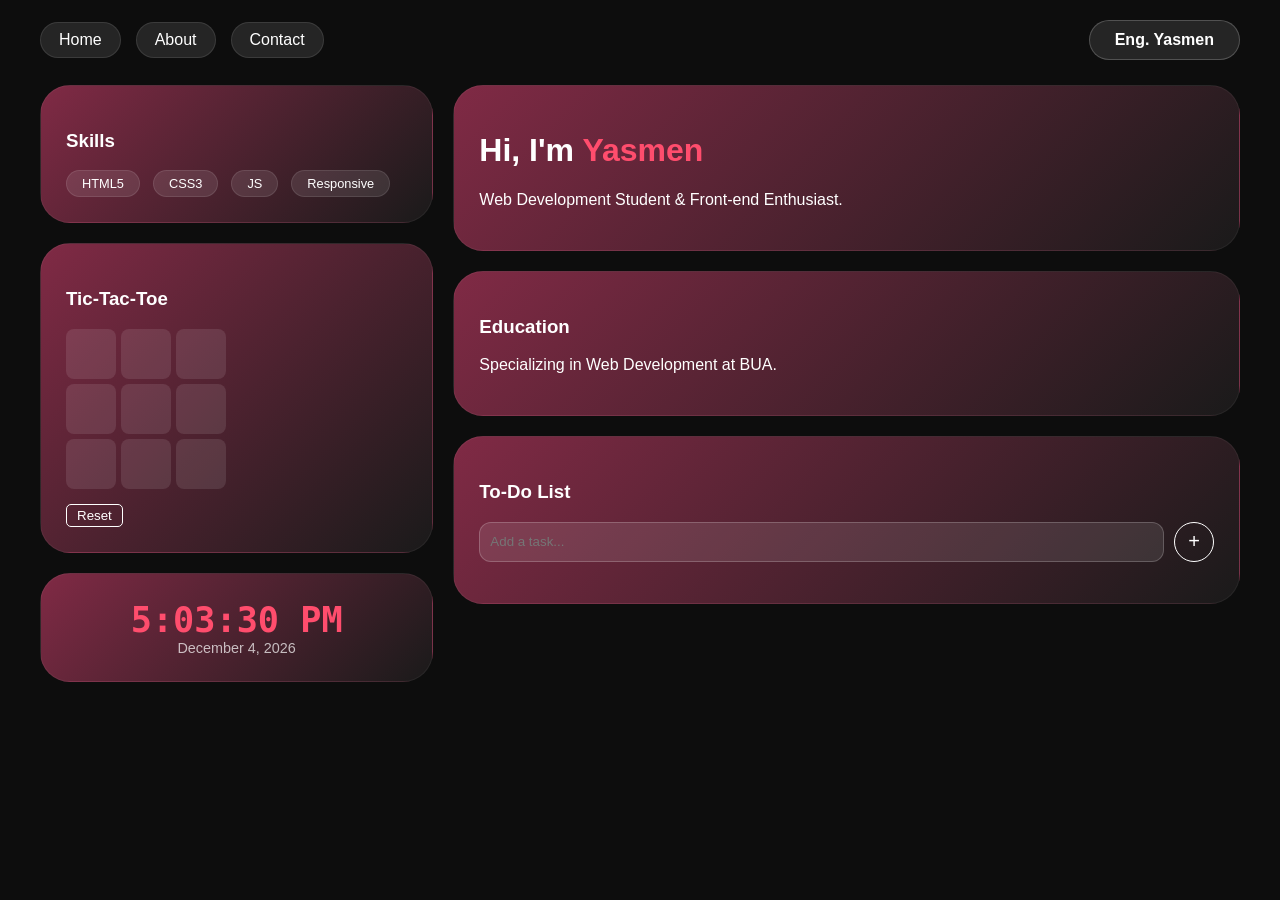
<file: index.html>
<!DOCTYPE html>
<html lang="en">
<head>
    <meta charset="UTF-8">
    <meta name="viewport" content="width=device-width, initial-scale=1.0">
    <title>Eng. Yasmen | Portfolio</title>
    <link rel="stylesheet" href="https://cdnjs.cloudflare.com/ajax/libs/font-awesome/6.0.0/css/all.min.css">
    <link rel="stylesheet" href="./Yasmeen Ahmed.css">
</head>
<body>
<div id="balloon-container"></div>
<div class="container">
    <header class="header-nav">
        <div class="logo">Eng. Yasmen</div>
        <div class="nav-links">
            <div class="nav-btn">Home</div>
            <div class="nav-btn">About</div>
            <div class="nav-btn" id="contactBtn">
                Contact
                <div id="contactCloud" class="contact-cloud">
                    <a href="mailto:yasmenahme06@gmail.com"><i class="fas fa-envelope"></i> yasmenahme06@gmail.com</a>
                    <a href="tel:+201099286583"><i class="fas fa-phone"></i> +201099286583</a>
                </div>
            </div>
        </div>
    </header>

    <div class="grid-container">
        <div class="column">
            <div class="card">
                <h3>Skills</h3>
                <div style="display:flex; flex-wrap:wrap; gap:8px;">
                    <span class="tag">HTML5</span> <span class="tag">CSS3</span> <span class="tag">JS</span> <span class="tag">Responsive</span>
                </div>
            </div>
            
            <div class="card">
                <h3>Tic-Tac-Toe</h3>
                <div class="board" id="board">
                    <div class="cell" data-index="0"></div><div class="cell" data-index="1"></div><div class="cell" data-index="2"></div>
                    <div class="cell" data-index="3"></div><div class="cell" data-index="4"></div><div class="cell" data-index="5"></div>
                    <div class="cell" data-index="6"></div><div class="cell" data-index="7"></div><div class="cell" data-index="8"></div>
                </div>
                <p id="status" style="color:var(--pink); font-size: 0.9rem;"></p>
                <button onclick="resetGame()" style="background:none; border:1px solid white; color:white; border-radius:5px; padding:3px 10px; cursor:pointer;">Reset</button>
            </div>

            <div class="card" style="text-align: center;">
                <div id="clock"></div>
                <div id="date"></div>
            </div>
        </div>

        <div class="column">
            <div class="card">
                <h1>Hi, I'm <span style="color:var(--pink)">Yasmen</span></h1>
                <p>Web Development Student & Front-end Enthusiast.</p>
            </div>

            <div class="card">
                <h3>Education</h3>
                <p>Specializing in Web Development at BUA.</p>
            </div>

            <div class="card">
                <h3>To-Do List</h3>
                <div class="todo-input-row">
                    <input type="text" id="todoInput" placeholder="Add a task...">
                    <button class="circle-btn" onclick="addTodo()">+</button>
                </div>
                <ul id="todoList" style="list-style:none; padding:0; margin-top:15px;"></ul>
            </div>
        </div>
    </div>
</div>
<script src="Yasmeen Ahmed.js"></script>
</body>
</html>
</file>
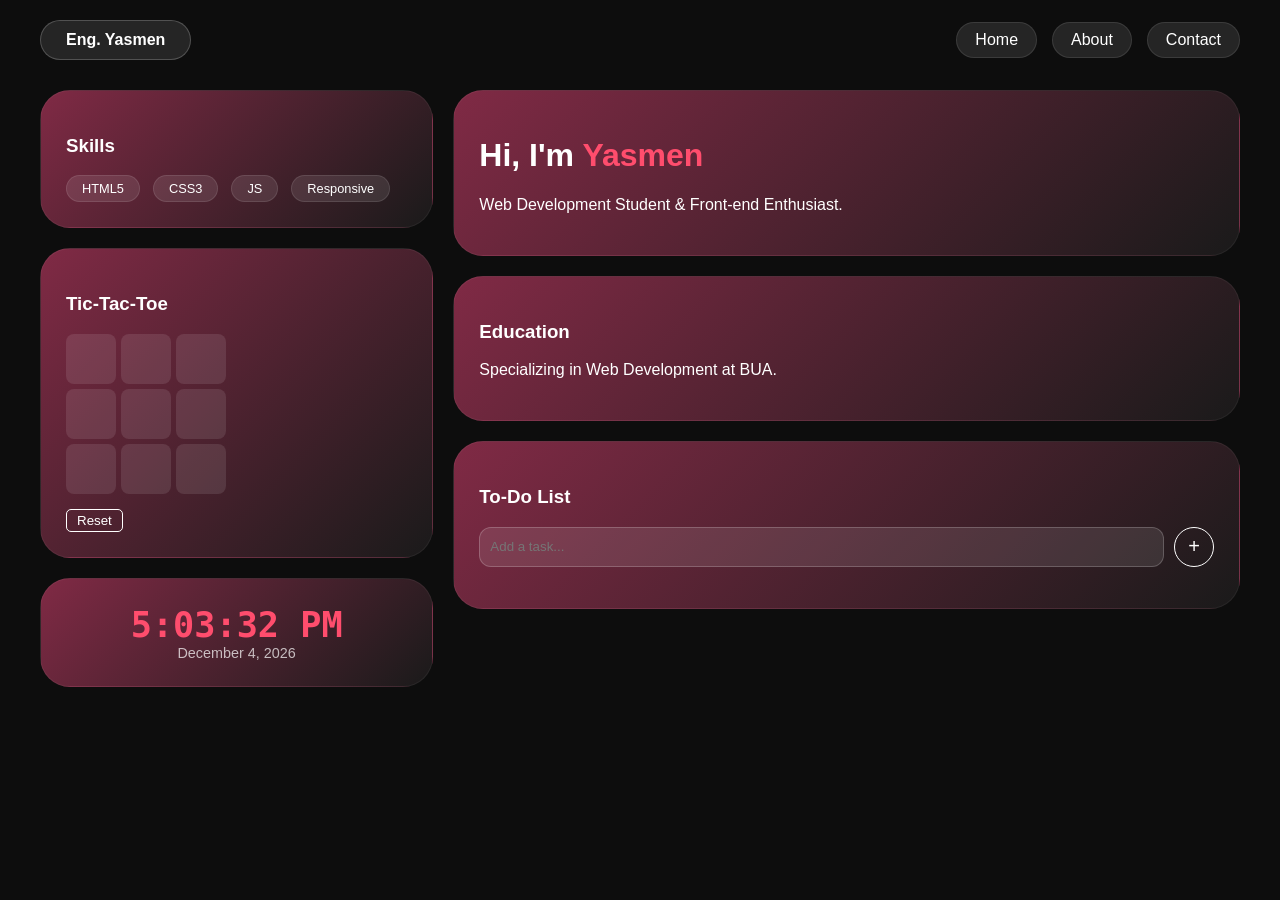
<file: Index.html>
<!DOCTYPE html>
<html lang="en">
<head>
    <meta charset="UTF-8">
    <meta name="viewport" content="width=device-width, initial-scale=1.0">
    <title>Eng. Yasmen | Portfolio</title>
    <link rel="stylesheet" href="https://cdnjs.cloudflare.com/ajax/libs/font-awesome/6.0.0/css/all.min.css">
    <style>
        :root {
            --bg: #0d0d0d;
            --card-gradient: linear-gradient(135deg, #802a45 0%, #1a1a1a 100%);
            --pink: #ff4d6d;
            --glass: rgba(255, 255, 255, 0.1);
        }
        body {
            margin: 0; background: var(--bg);
             color: white;
            font-family: 'Segoe UI', sans-serif; 
            display: flex;
             justify-content: center;
            direction: ltr;
        }
        .container { width: 95%; max-width: 1200px; padding: 20px; }

        /* Header */
        .header-nav {
             display: flex;
             justify-content: space-between;
              align-items: center;
               margin-bottom: 30px;
             }
        .logo {
             background: var(--glass);
             padding: 10px 25px; border-radius: 50px;
              border: 1px solid rgba(255,255,255,0.2);
               font-weight: bold;
             }
        .nav-links { display: flex; 
            gap: 15px;
         }
        .nav-btn { 
            background: var(--glass);
             padding: 8px 18px; border-radius: 50px;
              border: 1px solid rgba(255,255,255,0.1); 
              color: white; cursor: pointer; 
              position: relative;
             }
        .nav-btn:hover { background: var(--pink); }

        /* Contact Cloud */
        .contact-cloud {
            position: absolute; 
            top: 130%; left: 50%;
             transform: translateX(-50%) scale(0.8);
            background: white; color: #333; 
            padding: 15px;
             border-radius: 15px;
            box-shadow: 0 10px 30px rgba(0,0,0,0.5); 
            display: none; 
            flex-direction: column; 
            gap: 12px;
            z-index: 1000;
             min-width: 250px; 
             opacity: 0; 
             transition: 0.3s ease;
        }
        .contact-cloud.show { 
            display: flex;
             opacity: 1; 
            transform: translateX(-50%) scale(1); 
        }
        .contact-cloud::after { 
        content: '';
         position: absolute; top: -10px; left: 50%;
          transform: translateX(-50%);
           border-left: 10px solid transparent;
            border-right: 10px solid transparent;
             border-bottom: 10px solid white;
             }
        .contact-cloud a {
             color: #333;
             text-decoration: none; display: flex;
              align-items: center; gap: 10px;
               font-size: 0.9rem;
             }
        .contact-cloud i { color: var(--pink); }

        /* Grid Layout */
        .grid-container { display: grid;
             grid-template-columns: 1fr 2fr;
              gap: 20px;
             }
        .column {
             display: flex;
             flex-direction: column;
              gap: 20px;
             }
        .card {
             background: var(--card-gradient);
             border-radius: 30px;
              padding: 25px;
               border: 1px solid rgba(255,255,255,0.05); 
            }

        /* Skills Tags */
        .tag {
             background: var(--glass); padding: 5px 15px;
             border-radius: 20px;
              font-size: 0.8rem;
               margin-right: 5px; 
               border: 1px solid rgba(255,255,255,0.1); 
            }

        /* Tic Tac Toe */
        .board {
             display: grid;
             grid-template-columns: repeat(3, 1fr);
              gap: 5px; width: 150px;
               margin: 15px 0;
             }
        .cell { 
            width: 50px;
             height: 50px;
              background: var(--glass);
               display: flex; 
               align-items: center;
                justify-content: center;
                 cursor: pointer;
                  border-radius: 8px;
                   font-weight: bold;
                 }
        .todo-input-row {
             display: flex;
             gap: 10px;
              margin-top: 15px;
             }
        #todoInput { 
            flex: 1;
             background: var(--glass);
              border: 1px solid rgba(255,255,255,0.2);
               border-radius: 12px;
                padding: 10px;
                 color: white;
                 }
        .circle-btn { 
            width: 40px;
             height: 40px;
              border-radius: 50%; 
              border: 1px solid white;
               background: none;
                color: white;
                 cursor: pointer;
                  font-size: 20px;
                 }
        .todo-item { 
            background: rgba(0,0,0,0.3);
             padding: 10px;
              border-radius: 10px; 
              margin-bottom: 8px;
               display: flex;
                align-items: center;
                 gap: 10px; 
                }
        .todo-item.completed span {
             text-decoration: line-through; 
            opacity: 0.5;
         }
        .todo-checkbox {
             accent-color: var(--pink); 
            cursor: pointer;
             width: 18px; 
             height: 18px;
             }

        /* Clock */
        #clock { 
            font-size: 2.2rem;
             font-family: monospace;
              font-weight: bold;
               color: var(--pink);
             }
        #date { 
            font-size: 0.9rem;
             opacity: 0.7;
             }
        #balloon-container {
            position: fixed; top: 0;
             left: 0; width: 100%;
             height: 100%;
            pointer-events: none;
             z-index: 9999;
              overflow: hidden;
        }
        .balloon {
            position: absolute;
             bottom: -100px;
              width: 30px;
               height: 40px;
            border-radius: 50% 50% 50% 50% / 40% 40% 60% 60%;
            animation: floatUp 4s linear forwards;
        }
        @keyframes floatUp {
            0% { transform: translateY(0); opacity: 1; }
            100% { transform: translateY(-120vh); opacity: 0; }
        }
    </style>
</head>
<body>
<div id="balloon-container"></div>
<div class="container">
    <header class="header-nav">
        <div class="logo">Eng. Yasmen</div>
        <div class="nav-links">
            <div class="nav-btn">Home</div>
            <div class="nav-btn">About</div>
            <div class="nav-btn" id="contactBtn">
                Contact
                <div id="contactCloud" class="contact-cloud">
                    <a href="mailto:yasmenahme06@gmail.com"><i class="fas fa-envelope"></i> yasmenahme06@gmail.com</a>
                    <a href="tel:+201099286583"><i class="fas fa-phone"></i> +201099286583</a>
                </div>
            </div>
        </div>
    </header>
    <div class="grid-container">
        <div class="column">
            <div class="card">
                <h3>Skills</h3>
                <div style="display:flex; flex-wrap:wrap; gap:8px;">
                    <span class="tag">HTML5</span> <span class="tag">CSS3</span> <span class="tag">JS</span> <span class="tag">Responsive</span>
                </div>
            </div>
            <div class="card">
                <h3>Tic-Tac-Toe</h3>
                <div class="board" id="board">
                    <div class="cell" data-index="0"></div><div class="cell" data-index="1"></div><div class="cell" data-index="2"></div>
                    <div class="cell" data-index="3"></div><div class="cell" data-index="4"></div><div class="cell" data-index="5"></div>
                    <div class="cell" data-index="6"></div><div class="cell" data-index="7"></div><div class="cell" data-index="8"></div>
                </div>
                <p id="status" style="color:var(--pink); font-size: 0.9rem;"></p>
                <button onclick="resetGame()" style="background:none; border:1px solid white; color:white; border-radius:5px; padding:3px 10px; cursor:pointer;">Reset</button>
            </div>
            <div class="card" style="text-align: center;">
                <div id="clock"></div>
                <div id="date"></div>
            </div>
        </div>
        <div class="column">
            <div class="card">
                <h1>Hi, I'm <span style="color:var(--pink)">Yasmen</span></h1>
                <p>Web Development Student & Front-end Enthusiast.</p>
            </div>

            <div class="card">
                <h3>Education</h3>
                <p>Specializing in Web Development at BUA.</p>
            </div>
            <div class="card">
                <h3>To-Do List</h3>
                <div class="todo-input-row">
                    <input type="text" id="todoInput" placeholder="Add a task...">
                    <button class="circle-btn" onclick="addTodo()">+</button>
                </div>
                <ul id="todoList" style="list-style:none; padding:0; margin-top:15px;"></ul>
            </div>
        </div>
    </div>
</div>

<script>
    // 1. Contact Cloud
    const contactBtn = document.getElementById('contactBtn');
    const contactCloud = document.getElementById('contactCloud');
    contactBtn.addEventListener('click', (e) => { e.stopPropagation(); contactCloud.classList.toggle('show'); });
    document.addEventListener('click', (e) => { if (!contactCloud.contains(e.target)) contactCloud.classList.remove('show'); });
    function addTodo() {
        const input = document.getElementById('todoInput');
        const list = document.getElementById('todoList');
        if (input.value.trim() === '') return;
        const li = document.createElement('li');
        li.className = 'todo-item';
        li.innerHTML = `
            <input type="checkbox" class="todo-checkbox" onchange="this.parentElement.classList.toggle('completed')">
            <span style="flex-grow:1">${input.value}</span>
            <i class="fas fa-trash" onclick="this.parentElement.remove()" style="cursor:pointer; color:var(--pink)"></i>
        `;
        list.appendChild(li);
        input.value = '';
    }
    document.getElementById('todoInput').addEventListener('keypress', (e) => { if (e.key === 'Enter') addTodo(); });
    function updateClock() {
        const now = new Date();
        document.getElementById('clock').innerText = now.toLocaleTimeString('en-US', { hour12: true });
        document.getElementById('date').innerText = now.toLocaleDateString('en-US', { month: 'long', day: 'numeric', year: 'numeric' });
    }
    setInterval(updateClock, 1000); updateClock();
    // 4. Tic Tac Toe Logic
    let currentPlayer = 'X', gameState = ["", "", "", "", "", "", "", "", ""];
    const cells = document.querySelectorAll('.cell');
    cells.forEach(cell => {
        cell.addEventListener('click', () => {
            const index = cell.getAttribute('data-index');
            if (gameState[index] !== "" || checkWinner()) return;
            gameState[index] = currentPlayer;
            cell.innerText = currentPlayer;
            cell.style.color = currentPlayer === 'X' ? 'var(--pink)' : '#4ade80';
            if (checkWinner()) {
                document.getElementById('status').innerText = `Winner: ${currentPlayer}!`;
                startCelebration(); // <--- نداء وظيفة البلالين
            }
            else if (!gameState.includes("")) document.getElementById('status').innerText = "Draw!";
            else currentPlayer = currentPlayer === 'X' ? 'O' : 'X';
        });
    });

    function checkWinner() {
        const wins = [[0,1,2],[3,4,5],[6,7,8],[0,3,6],[1,4,7],[2,5,8],[0,4,8],[2,4,6]];
        return wins.some(p => gameState[p[0]] && gameState[p[0]] === gameState[p[1]] && gameState[p[0]] === gameState[p[2]]);
    }
    function resetGame() {
        gameState = ["", "", "", "", "", "", "", "", ""];
        cells.forEach(c => c.innerText = "");
        document.getElementById('status').innerText = "";
        currentPlayer = 'X';
    }
    // --- وظيفة الاحتفال بالبلالين ---
    function startCelebration() {
        const container = document.getElementById('balloon-container');
        for(let i=0; i<30; i++) {
            setTimeout(() => {
                const b = document.createElement('div');
                b.className = 'balloon';
                b.style.left = Math.random() * 100 + '%';
                b.style.backgroundColor = ['#ff4d6d', '#ffd700', '#c026d3', '#4ade80'][Math.floor(Math.random()*4)];
                container.appendChild(b);
                setTimeout(() => b.remove(), 4000);
            }, i * 150);
        }
    }
</script>
</body>
</html>
</file>
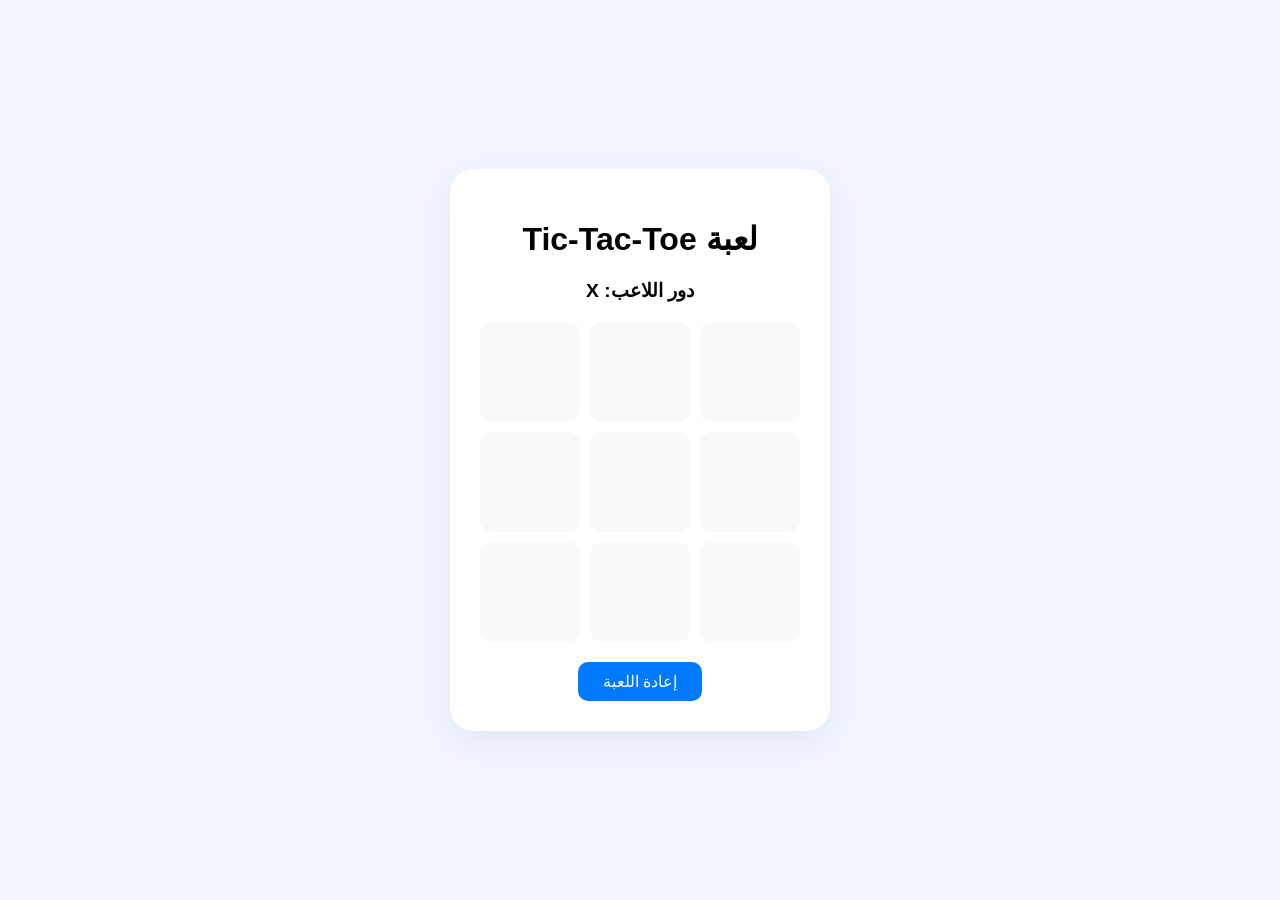
<file: Tic Tac Toe.html>
<!DOCTYPE html>
<html lang="ar" dir="rtl">
<head>
    <meta charset="UTF-8">
    <meta name="viewport" content="width=device-width, initial-scale=1.0">
    <title>لعبة Tic-Tac-Toe</title>
    <link rel="stylesheet" href="game-style.css">
</head>
<body>
    <div class="game-container">
        <h1>لعبة Tic-Tac-Toe</h1>
        <div id="status">دور اللاعب: <span id="current-player">X</span></div>
        
        <div class="board">
            <div class="cell" data-index="0"></div>
            <div class="cell" data-index="1"></div>
            <div class="cell" data-index="2"></div>
            <div class="cell" data-index="3"></div>
            <div class="cell" data-index="4"></div>
            <div class="cell" data-index="5"></div>
            <div class="cell" data-index="6"></div>
            <div class="cell" data-index="7"></div>
            <div class="cell" data-index="8"></div>
        </div>

        <button id="reset-btn">إعادة اللعبة</button>
        <br>
    </div>

    <script src="game-logic.js"></script>
</body>
<body>
    <div id="balloon-container"></div>
</html>
</file>
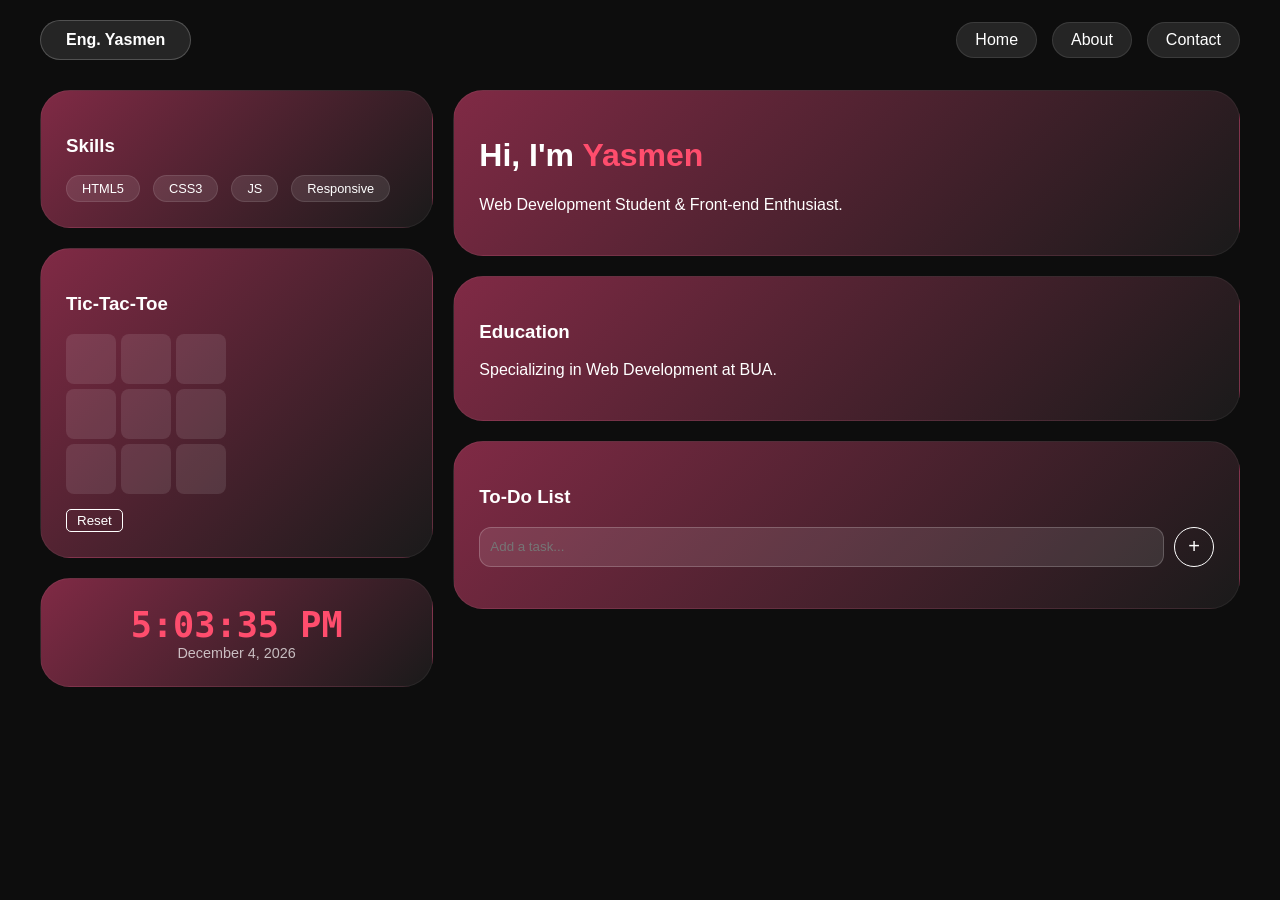
<file: yasmen.html>
<!DOCTYPE html>
<html lang="en">
<head>
    <meta charset="UTF-8">
    <meta name="viewport" content="width=device-width, initial-scale=1.0">
    <title>Eng. Yasmen | Portfolio</title>
    <link rel="stylesheet" href="https://cdnjs.cloudflare.com/ajax/libs/font-awesome/6.0.0/css/all.min.css">
    
    <style>
        :root {
            --bg: #0d0d0d;
            --card-gradient: linear-gradient(135deg, #802a45 0%, #1a1a1a 100%);
            --pink: #ff4d6d;
            --glass: rgba(255, 255, 255, 0.1);
        }

        body {
            margin: 0; background: var(--bg);
             color: white;
            font-family: 'Segoe UI', sans-serif; 
            display: flex;
             justify-content: center;
            direction: ltr;
        }

        .container { width: 95%; max-width: 1200px; padding: 20px; }

        /* Header */
        .header-nav {
             display: flex;
             justify-content: space-between;
              align-items: center;
               margin-bottom: 30px;
             }
        .logo {
             background: var(--glass);
             padding: 10px 25px; border-radius: 50px;
              border: 1px solid rgba(255,255,255,0.2);
               font-weight: bold;
             }
        .nav-links { display: flex; 
            gap: 15px;
         }
        .nav-btn { 
            background: var(--glass);
             padding: 8px 18px; border-radius: 50px;
              border: 1px solid rgba(255,255,255,0.1); 
              color: white; cursor: pointer; 
              position: relative;
             }
        .nav-btn:hover { background: var(--pink); }

        /* Contact Cloud */
        .contact-cloud {
            position: absolute; 
            top: 130%; left: 50%;
             transform: translateX(-50%) scale(0.8);
            background: white; color: #333; 
            padding: 15px;
             border-radius: 15px;
            box-shadow: 0 10px 30px rgba(0,0,0,0.5); 
            display: none; 
            flex-direction: column; 
            gap: 12px;
            z-index: 1000;
             min-width: 250px; 
             opacity: 0; 
             transition: 0.3s ease;
        }
        .contact-cloud.show { 
            display: flex;
             opacity: 1; 
            transform: translateX(-50%) scale(1); 
        }
        .contact-cloud::after { 
        content: '';
         position: absolute; top: -10px; left: 50%;
          transform: translateX(-50%);
           border-left: 10px solid transparent;
            border-right: 10px solid transparent;
             border-bottom: 10px solid white;
             }
        .contact-cloud a {
             color: #333;
             text-decoration: none; display: flex;
              align-items: center; gap: 10px;
               font-size: 0.9rem;
             }
        .contact-cloud i { color: var(--pink); }

        /* Grid Layout */
        .grid-container { display: grid;
             grid-template-columns: 1fr 2fr;
              gap: 20px;
             }
        .column {
             display: flex;
             flex-direction: column;
              gap: 20px;
             }
        .card {
             background: var(--card-gradient);
             border-radius: 30px;
              padding: 25px;
               border: 1px solid rgba(255,255,255,0.05); 
            }

        /* Skills Tags */
        .tag {
             background: var(--glass); padding: 5px 15px;
             border-radius: 20px;
              font-size: 0.8rem;
               margin-right: 5px; 
               border: 1px solid rgba(255,255,255,0.1); 
            }

        /* Tic Tac Toe */
        .board {
             display: grid;
             grid-template-columns: repeat(3, 1fr);
              gap: 5px; width: 150px;
               margin: 15px 0;
             }
        .cell { 
            width: 50px;
             height: 50px;
              background: var(--glass);
               display: flex; 
               align-items: center;
                justify-content: center;
                 cursor: pointer;
                  border-radius: 8px;
                   font-weight: bold;
                 }

        /* To-Do List */
        .todo-input-row {
             display: flex;
             gap: 10px;
              margin-top: 15px;
             }
        #todoInput { 
            flex: 1;
             background: var(--glass);
              border: 1px solid rgba(255,255,255,0.2);
               border-radius: 12px;
                padding: 10px;
                 color: white;
                 }
        .circle-btn { 
            width: 40px;
             height: 40px;
              border-radius: 50%; 
              border: 1px solid white;
               background: none;
                color: white;
                 cursor: pointer;
                  font-size: 20px;
                 }
        .todo-item { 
            background: rgba(0,0,0,0.3);
             padding: 10px;
              border-radius: 10px; 
              margin-bottom: 8px;
               display: flex;
                align-items: center;
                 gap: 10px; 
                }
        .todo-item.completed span {
             text-decoration: line-through; 
            opacity: 0.5;
         }
        .todo-checkbox {
             accent-color: var(--pink); 
            cursor: pointer;
             width: 18px; 
             height: 18px;
             }

        /* Clock */
        #clock { 
            font-size: 2.2rem;
             font-family: monospace;
              font-weight: bold;
               color: var(--pink);
             }
        #date { 
            font-size: 0.9rem;
             opacity: 0.7;
             }

        /* --- الأكواد الجديدة للبلالين --- */
        #balloon-container {
            position: fixed; top: 0;
             left: 0; width: 100%;
             height: 100%;
            pointer-events: none;
             z-index: 9999;
              overflow: hidden;
        }
        .balloon {
            position: absolute;
             bottom: -100px;
              width: 30px;
               height: 40px;
            border-radius: 50% 50% 50% 50% / 40% 40% 60% 60%;
            animation: floatUp 4s linear forwards;
        }
        @keyframes floatUp {
            0% { transform: translateY(0); opacity: 1; }
            100% { transform: translateY(-120vh); opacity: 0; }
        }
    </style>
</head>
<body>
<div id="balloon-container"></div>
<div class="container">
    <header class="header-nav">
        <div class="logo">Eng. Yasmen</div>
        <div class="nav-links">
            <div class="nav-btn">Home</div>
            <div class="nav-btn">About</div>
            <div class="nav-btn" id="contactBtn">
                Contact
                <div id="contactCloud" class="contact-cloud">
                    <a href="mailto:yasmenahme06@gmail.com"><i class="fas fa-envelope"></i> yasmenahme06@gmail.com</a>
                    <a href="tel:+201099286583"><i class="fas fa-phone"></i> +201099286583</a>
                </div>
            </div>
        </div>
    </header>

    <div class="grid-container">
        <div class="column">
            <div class="card">
                <h3>Skills</h3>
                <div style="display:flex; flex-wrap:wrap; gap:8px;">
                    <span class="tag">HTML5</span> <span class="tag">CSS3</span> <span class="tag">JS</span> <span class="tag">Responsive</span>
                </div>
            </div>
            
            <div class="card">
                <h3>Tic-Tac-Toe</h3>
                <div class="board" id="board">
                    <div class="cell" data-index="0"></div><div class="cell" data-index="1"></div><div class="cell" data-index="2"></div>
                    <div class="cell" data-index="3"></div><div class="cell" data-index="4"></div><div class="cell" data-index="5"></div>
                    <div class="cell" data-index="6"></div><div class="cell" data-index="7"></div><div class="cell" data-index="8"></div>
                </div>
                <p id="status" style="color:var(--pink); font-size: 0.9rem;"></p>
                <button onclick="resetGame()" style="background:none; border:1px solid white; color:white; border-radius:5px; padding:3px 10px; cursor:pointer;">Reset</button>
            </div>

            <div class="card" style="text-align: center;">
                <div id="clock"></div>
                <div id="date"></div>
            </div>
        </div>

        <div class="column">
            <div class="card">
                <h1>Hi, I'm <span style="color:var(--pink)">Yasmen</span></h1>
                <p>Web Development Student & Front-end Enthusiast.</p>
            </div>

            <div class="card">
                <h3>Education</h3>
                <p>Specializing in Web Development at BUA.</p>
            </div>

            <div class="card">
                <h3>To-Do List</h3>
                <div class="todo-input-row">
                    <input type="text" id="todoInput" placeholder="Add a task...">
                    <button class="circle-btn" onclick="addTodo()">+</button>
                </div>
                <ul id="todoList" style="list-style:none; padding:0; margin-top:15px;"></ul>
            </div>
        </div>
    </div>
</div>

<script>
    // 1. Contact Cloud
    const contactBtn = document.getElementById('contactBtn');
    const contactCloud = document.getElementById('contactCloud');
    contactBtn.addEventListener('click', (e) => { e.stopPropagation(); contactCloud.classList.toggle('show'); });
    document.addEventListener('click', (e) => { if (!contactCloud.contains(e.target)) contactCloud.classList.remove('show'); });

    // 2. To-Do List
    function addTodo() {
        const input = document.getElementById('todoInput');
        const list = document.getElementById('todoList');
        if (input.value.trim() === '') return;
        const li = document.createElement('li');
        li.className = 'todo-item';
        li.innerHTML = `
            <input type="checkbox" class="todo-checkbox" onchange="this.parentElement.classList.toggle('completed')">
            <span style="flex-grow:1">${input.value}</span>
            <i class="fas fa-trash" onclick="this.parentElement.remove()" style="cursor:pointer; color:var(--pink)"></i>
        `;
        list.appendChild(li);
        input.value = '';
    }
    document.getElementById('todoInput').addEventListener('keypress', (e) => { if (e.key === 'Enter') addTodo(); });

    // 3. Clock
    function updateClock() {
        const now = new Date();
        document.getElementById('clock').innerText = now.toLocaleTimeString('en-US', { hour12: true });
        document.getElementById('date').innerText = now.toLocaleDateString('en-US', { month: 'long', day: 'numeric', year: 'numeric' });
    }
    setInterval(updateClock, 1000); updateClock();

    // 4. Tic Tac Toe Logic
    let currentPlayer = 'X', gameState = ["", "", "", "", "", "", "", "", ""];
    const cells = document.querySelectorAll('.cell');
    cells.forEach(cell => {
        cell.addEventListener('click', () => {
            const index = cell.getAttribute('data-index');
            if (gameState[index] !== "" || checkWinner()) return;
            gameState[index] = currentPlayer;
            cell.innerText = currentPlayer;
            cell.style.color = currentPlayer === 'X' ? 'var(--pink)' : '#4ade80';
            if (checkWinner()) {
                document.getElementById('status').innerText = `Winner: ${currentPlayer}!`;
                startCelebration(); // <--- نداء وظيفة البلالين
            }
            else if (!gameState.includes("")) document.getElementById('status').innerText = "Draw!";
            else currentPlayer = currentPlayer === 'X' ? 'O' : 'X';
        });
    });

    function checkWinner() {
        const wins = [[0,1,2],[3,4,5],[6,7,8],[0,3,6],[1,4,7],[2,5,8],[0,4,8],[2,4,6]];
        return wins.some(p => gameState[p[0]] && gameState[p[0]] === gameState[p[1]] && gameState[p[0]] === gameState[p[2]]);
    }

    function resetGame() {
        gameState = ["", "", "", "", "", "", "", "", ""];
        cells.forEach(c => c.innerText = "");
        document.getElementById('status').innerText = "";
        currentPlayer = 'X';
    }

    // --- وظيفة الاحتفال بالبلالين ---
    function startCelebration() {
        const container = document.getElementById('balloon-container');
        for(let i=0; i<30; i++) {
            setTimeout(() => {
                const b = document.createElement('div');
                b.className = 'balloon';
                b.style.left = Math.random() * 100 + '%';
                b.style.backgroundColor = ['#ff4d6d', '#ffd700', '#c026d3', '#4ade80'][Math.floor(Math.random()*4)];
                container.appendChild(b);
                setTimeout(() => b.remove(), 4000);
            }, i * 150);
        }
    }
</script>
</body>
</html>
</file>
<file: Yasmeen Ahmed.css>
:root {
    --bg: #0d0d0d;
    --card-gradient: linear-gradient(135deg, #802a45 0%, #1a1a1a 100%);
    --glass: rgba(255, 255, 255, 0.1);
    --pink: #ff4d6d;
}

body {
    margin: 0;
    background: var(--bg);
    color: white;
    font-family: 'Segoe UI', sans-serif; 
    display: flex; 
    justify-content: center;
    direction: ltr;
    overflow-x: hidden;
}

.container { 
    width: 95%; 
    max-width: 1200px;
    padding: 20px; 
}

.header-nav {
    display: flex; 
    justify-content: space-between; 
    align-items: center;
    flex-direction: row-reverse; 
    margin-bottom: 25px;
}

.logo {
    background: var(--glass);
    padding: 10px 25px; 
    border-radius: 50px;
    border: 1px solid rgba(255,255,255,0.2); 
    font-weight: bold;
}
.nav-links { display: flex; 
    gap: 15px;
}
.nav-btn { 
    background: var(--glass);
    padding: 8px 18px; border-radius: 50px;
    border: 1px solid rgba(255,255,255,0.1); 
    color: white; cursor: pointer; 
    position: relative;
}
.nav-btn:hover { background: var(--pink); }

.contact-cloud {
    position: absolute; 
    top: 130%; left: 50%;
        transform: translateX(-50%) scale(0.8);
    background: white; color: #333; 
    padding: 15px;
        border-radius: 15px;
    box-shadow: 0 10px 30px rgba(0,0,0,0.5); 
    display: none; 
    flex-direction: column; 
    gap: 12px;
    z-index: 1000;
        min-width: 250px; 
        opacity: 0; 
        transition: 0.3s ease;
}
.contact-cloud.show { 
    display: flex;
        opacity: 1; 
    transform: translateX(-50%) scale(1); 
}
.contact-cloud::after { 
content: '';
    position: absolute; top: -10px; left: 50%;
    transform: translateX(-50%);
    border-left: 10px solid transparent;
    border-right: 10px solid transparent;
    border-bottom: 10px solid white;
}
.contact-cloud a {
    color: #333;
    text-decoration: none; display: flex;
    align-items: center; gap: 10px;
    font-size: 0.9rem;
}
.contact-cloud i { color: var(--pink); }
.grid-container { display: grid;
    grid-template-columns: 1fr 2fr;
    gap: 20px;
}
.column {
    display: flex;
    flex-direction: column;
    gap: 20px;
}
.card {
    background: var(--card-gradient); 
    border-radius: 30px; 
    padding: 25px;
    border: 1px solid rgba(255,255,255,0.05);
}
/* Skills Tags */
.tag {
    background: var(--glass); padding: 5px 15px;
    border-radius: 20px;
    font-size: 0.8rem;
    margin-right: 5px; 
    border: 1px solid rgba(255,255,255,0.1); 
}

.board {
    display: grid;
    grid-template-columns: repeat(3, 1fr);
    gap: 5px; width: 150px;
    margin: 15px 0;
}

.tag { 
    background: var(--glass); 
    padding: 5px 15px; 
    border-radius: 20px; 
    font-size: 0.8rem; 
    border: 1px solid rgba(255,255,255,0.1); 
}
.cell { 
    width: 50px;
        height: 50px;
        background: var(--glass);
        display: flex; 
        align-items: center;
        justify-content: center;
            cursor: pointer;
            border-radius: 8px;
            font-weight: bold;
            }

.todo-input-row {
        display: flex;
        gap: 10px;
        margin-top: 15px;
        }
#todoInput { 
    flex: 1;
        background: var(--glass);
        border: 1px solid rgba(255,255,255,0.2);
        border-radius: 12px;
        padding: 10px;
            color: white;
            }
.circle-btn { 
    width: 40px;
        height: 40px;
        border-radius: 50%; 
        border: 1px solid white;
        background: none;
        color: white;
            cursor: pointer;
            font-size: 20px;
            }
.todo-item { 
    background: rgba(0,0,0,0.3);
        padding: 10px;
        border-radius: 10px; 
        margin-bottom: 8px;
        display: flex;
        align-items: center;
            gap: 10px; 
        }
.todo-item.completed span {
        text-decoration: line-through; 
    opacity: 0.5;
    }
.todo-checkbox {
        accent-color: var(--pink); 
    cursor: pointer;
        width: 18px; 
        height: 18px;
        }

#clock { 
    font-size: 2.2rem;
        font-family: monospace;
        font-weight: bold;
        color: var(--pink);
        }
#date { 
    font-size: 0.9rem;
        opacity: 0.7;
        }

#balloon-container {
    position: fixed; top: 0;
        left: 0; width: 100%;
        height: 100%;
    pointer-events: none;
        z-index: 9999;
        overflow: hidden;
}
.balloon {
    position: absolute;
        bottom: -100px;
        width: 30px;
        height: 40px;
    border-radius: 50% 50% 50% 50% / 40% 40% 60% 60%;
    animation: floatUp 4s linear forwards;
}
@keyframes floatUp {
    0% { transform: translateY(0); opacity: 1; }
    100% { transform: translateY(-120vh); opacity: 0; }
}
</file>
<file: game-style.css>
body {
    font-family: 'Segoe UI', sans-serif;
    background-color: #f0f4ff;
    display: flex;
    justify-content: center;
    align-items: center;
    height: 100vh;
    margin: 0;
}

.game-container {
    text-align: center;
    background: white;
    padding: 30px;
    border-radius: 24px;
    box-shadow: 0 10px 30px rgba(0,0,0,0.05);
}

#status {
    font-size: 1.2rem;
    margin-bottom: 20px;
    font-weight: bold;
}

.board {
    display: grid;
    grid-template-columns: repeat(3, 100px);
    grid-template-rows: repeat(3, 100px);
    gap: 10px;
    margin-bottom: 20px;
}

.cell {
    width: 100px;
    height: 100px;
    background-color: #f8f9fa;
    border-radius: 12px;
    display: flex;
    justify-content: center;
    align-items: center;
    font-size: 2rem;
    font-weight: bold;
    color: #333;
    cursor: pointer;
    transition: 0.3s;
}

.cell:hover { background-color: #e3efff; }

#reset-btn {
    padding: 10px 25px;
    border: none;
    background: #007aff;
    color: white;
    border-radius: 10px;
    cursor: pointer;
    font-size: 1rem;
}

.back-link {
    display: block;
    margin-top: 15px;
    color: #888;
    text-decoration: none;
}
</file>
